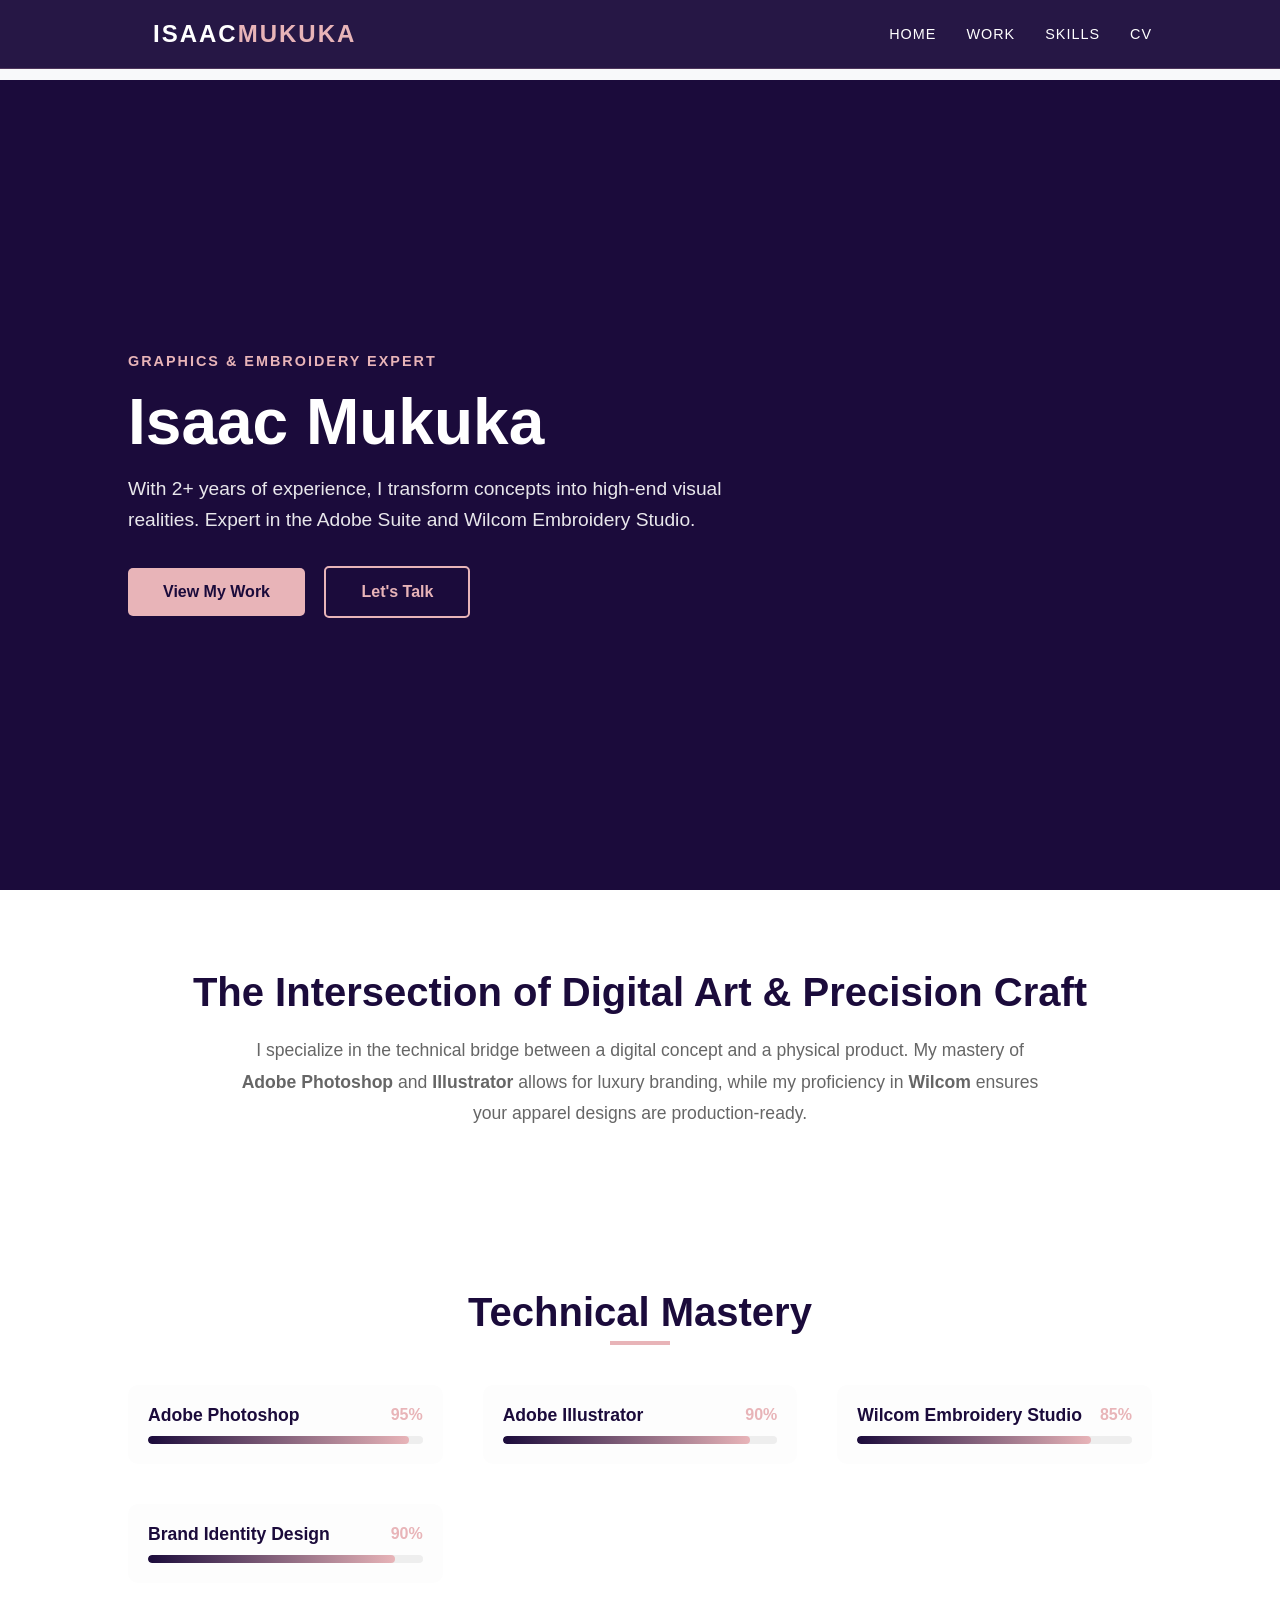
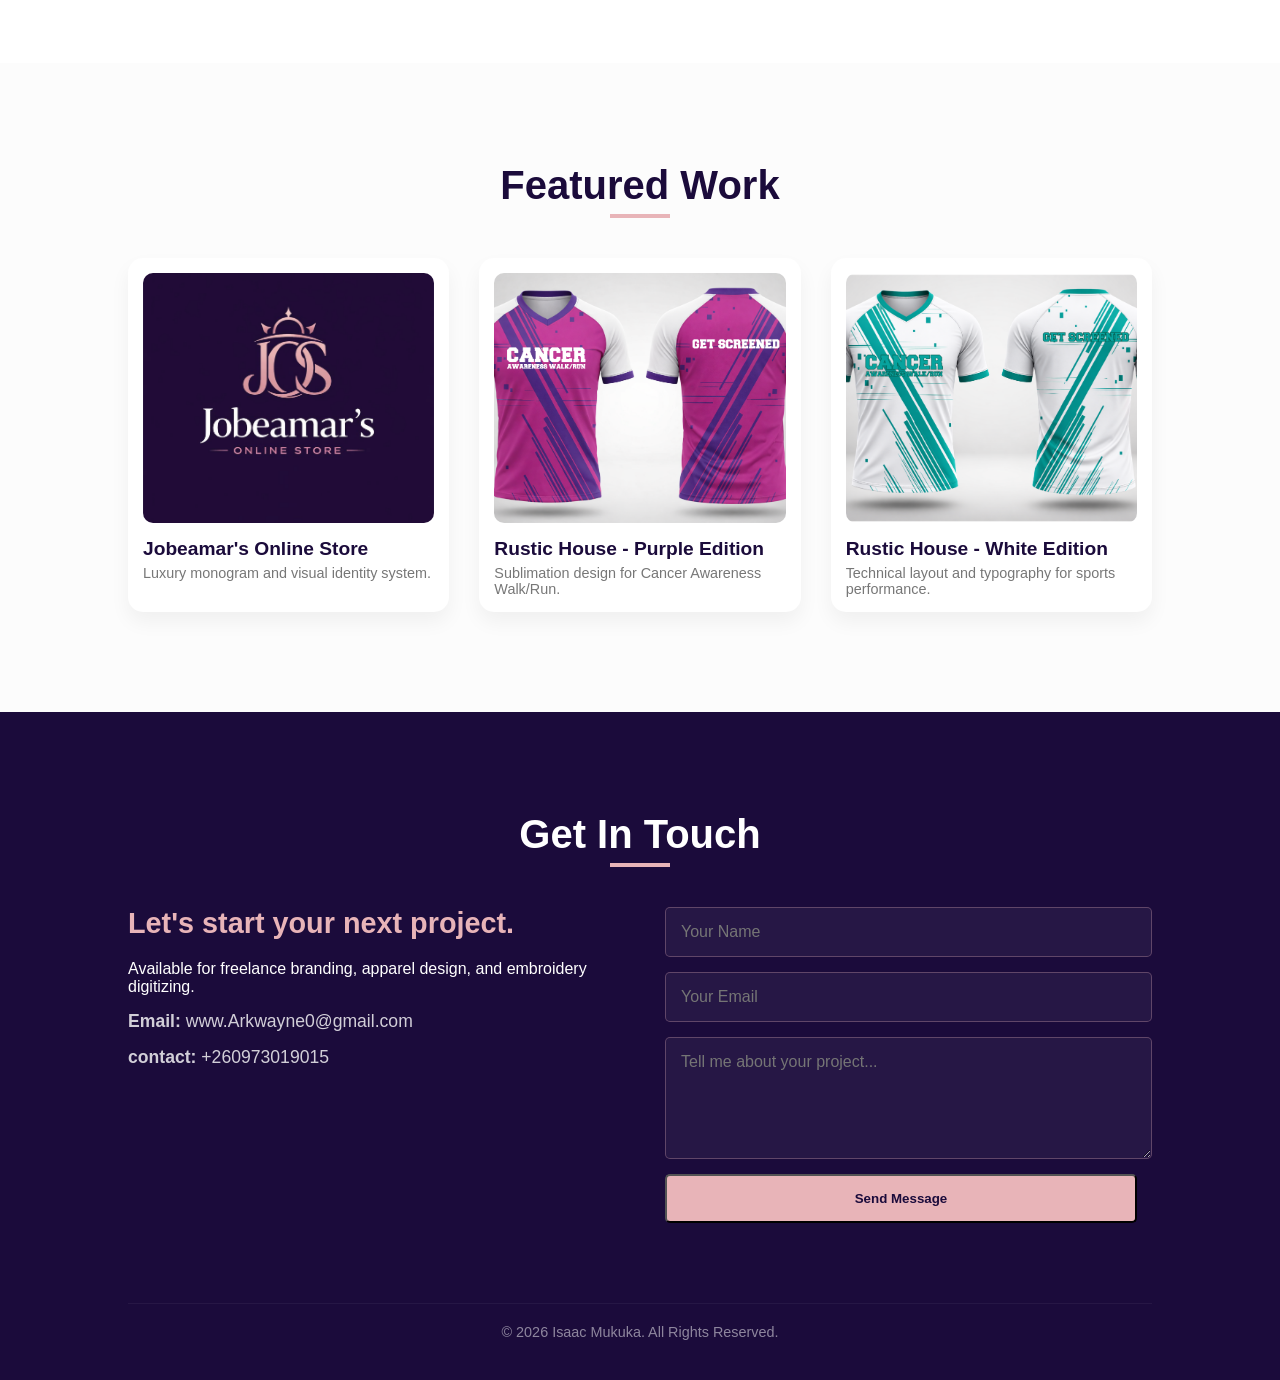
<file: index.html>
<!DOCTYPE html>
<html lang="en">
<head>
    <meta charset="UTF-8">
    <meta name="viewport" content="width=device-width, initial-scale=1.0">
    <title>Isaac Mukuka | Designer Portfolio</title>
    <link rel="stylesheet" href="main.css">
</head>
<body>

    <nav class="navbar">
       
    
        <div class="hamburger" id="hamburger">
        <span></span>
        <span></span>
        <span></span>
        </div>
        <div class="logo">ISAAC<span>MUKUKA</span></div>

        <ul class="nav-links" id="nav-menu">
        <li><a href="index.html">Home</a></li>
        <li><a href="works.html">Work</a></li>
        <li><a href="index.html#skills">Skills</a></li> 
        <li><a href="cv.pdf" class="cv-btn" download>CV</a></li>
        </ul>
    </nav>

    <section class="portfolio-hero">
        <div class="hero-content">
            <span class="badge">Graphics & Embroidery Expert</span>
            <h1>Isaac Mukuka</h1>
            <p class="bio">
                With 2+ years of experience, I transform concepts into high-end visual realities. 
                Expert in the Adobe Suite and Wilcom Embroidery Studio.
            </p>
            <div class="cta-container">
                <a href="works.html" class="btn primary-btn">View My Work</a>
                <a href="#contact" class="btn secondary-btn">Let's Talk</a>
            </div>
        </div>
        
    </section>

    <section class="about-section" id="about">
        <div class="container">
            <h2>The Intersection of Digital Art & Precision Craft</h2>
            <p>I specialize in the technical bridge between a digital concept and a physical product. My mastery of <strong>Adobe Photoshop</strong> and <strong>Illustrator</strong> allows for luxury branding, while my proficiency in <strong>Wilcom</strong> ensures your apparel designs are production-ready.</p>
        </div>
    </section>
    <section class="skills-section" id="skills">
    <div class="container">
        <h2 class="section-title">Technical Mastery</h2>
        <div class="skills-grid">
            
            <div class="skill-card">
                <div class="skill-info">
                    <h3>Adobe Photoshop</h3>
                    <span>95%</span>
                </div>
                <div class="progress-bar"><div class="progress" style="width: 95%;"></div></div>
            </div>

            <div class="skill-card">
                <div class="skill-info">
                    <h3>Adobe Illustrator</h3>
                    <span>90%</span>
                </div>
                <div class="progress-bar"><div class="progress" style="width: 90%;"></div></div>
            </div>

            <div class="skill-card">
                <div class="skill-info">
                    <h3>Wilcom Embroidery Studio</h3>
                    <span>85%</span>
                </div>
                <div class="progress-bar"><div class="progress" style="width: 85%;"></div></div>
            </div>

            <div class="skill-card">
                <div class="skill-info">
                    <h3>Brand Identity Design</h3>
                    <span>90%</span>
                </div>
                <div class="progress-bar"><div class="progress" style="width: 90%;"></div></div>
            </div>

        </div>
    </div>
</section>

    <section class="gallery-section" id="work">
    <div class="container">
        <h2 class="section-title">Featured Work</h2>
        <div class="gallery-grid">
            
            <div class="gallery-item branding">
                <div class="item-image">
                    <img src="J.O.S LOGO.png" alt="Jobeamar's Online Store Logo">
                    <div class="overlay">
                        <span>Branding & Identity</span>
                    </div>
                </div>
                <h3>Jobeamar's Online Store</h3>
                <p>Luxury monogram and visual identity system.</p>
            </div>

            <div class="gallery-item apparel">
                <div class="item-image">
                    <img src="RUSTIC HOUSE PURPLE MOCK.png" alt="Cancer Awareness Purple Jersey">
                    <div class="overlay">
                        <span>Apparel Design</span>
                    </div>
                </div>
                <h3>Rustic House - Purple Edition</h3>
                <p>Sublimation design for Cancer Awareness Walk/Run.</p>
            </div>

            <div class="gallery-item apparel">
                <div class="item-image">
                    <img src="RUSTIC HOUSE WHITE MOCK.png" alt="Cancer Awareness White Jersey">
                    <div class="overlay">
                        <span>Apparel Design</span>
                    </div>
                </div>
                <h3>Rustic House - White Edition</h3>
                <p>Technical layout and typography for sports performance.</p>
            </div>

        </div>
    </div>
</section>

</body>

<footer class="contact-section" id="contact">
    <div class="container">
        <h2 class="section-title">Get In Touch</h2>
        <div class="footer-content">
            
            <div class="contact-info">
                <h3>Let's start your next project.</h3>
                <p>Available for freelance branding, apparel design, and embroidery digitizing.</p>
                <div class="contact-links">
                    <p><strong>Email:</strong> www.Arkwayne0@gmail.com</p>
                    <p><strong>contact:</strong> +260973019015</p>
                </div>
            </div>

            <form action="https://formspree.io/f/xgopkppl" method="POST" class="contact-form">
                <input type="hidden" name="_next" value="https://mapalomukuka34-source.github.io/isaac-designs/thanks.html">
    
                <input type="text" name="name" placeholder="Your Name" required>
    
                <input type="email" name="email" placeholder="Your Email" required>
    
                <textarea name="message" placeholder="Tell me about your project..." rows="5" required></textarea>
    
                <button type="submit" class="btn primary-btn">Send Message</button>
            </form>

            
        </div>
        <div class="copyright">
            <p>&copy; 2026 Isaac Mukuka. All Rights Reserved.</p>
        </div>
    </div>
</footer>

<script>
    const hamburger = document.getElementById('hamburger');
    const navMenu = document.getElementById('nav-menu');

    // Toggle menu visibility
    hamburger.addEventListener('click', () => {
        navMenu.classList.toggle('active');
        hamburger.classList.toggle('is-active'); // For the X animation
    });

    // Close menu when a link is clicked (good for mobile UX)
    document.querySelectorAll('.nav-links a').forEach(link => {
        link.addEventListener('click', () => {
            navMenu.classList.remove('active');
            hamburger.classList.remove('is-active');
        });
    });
</script>
</html>
</file>
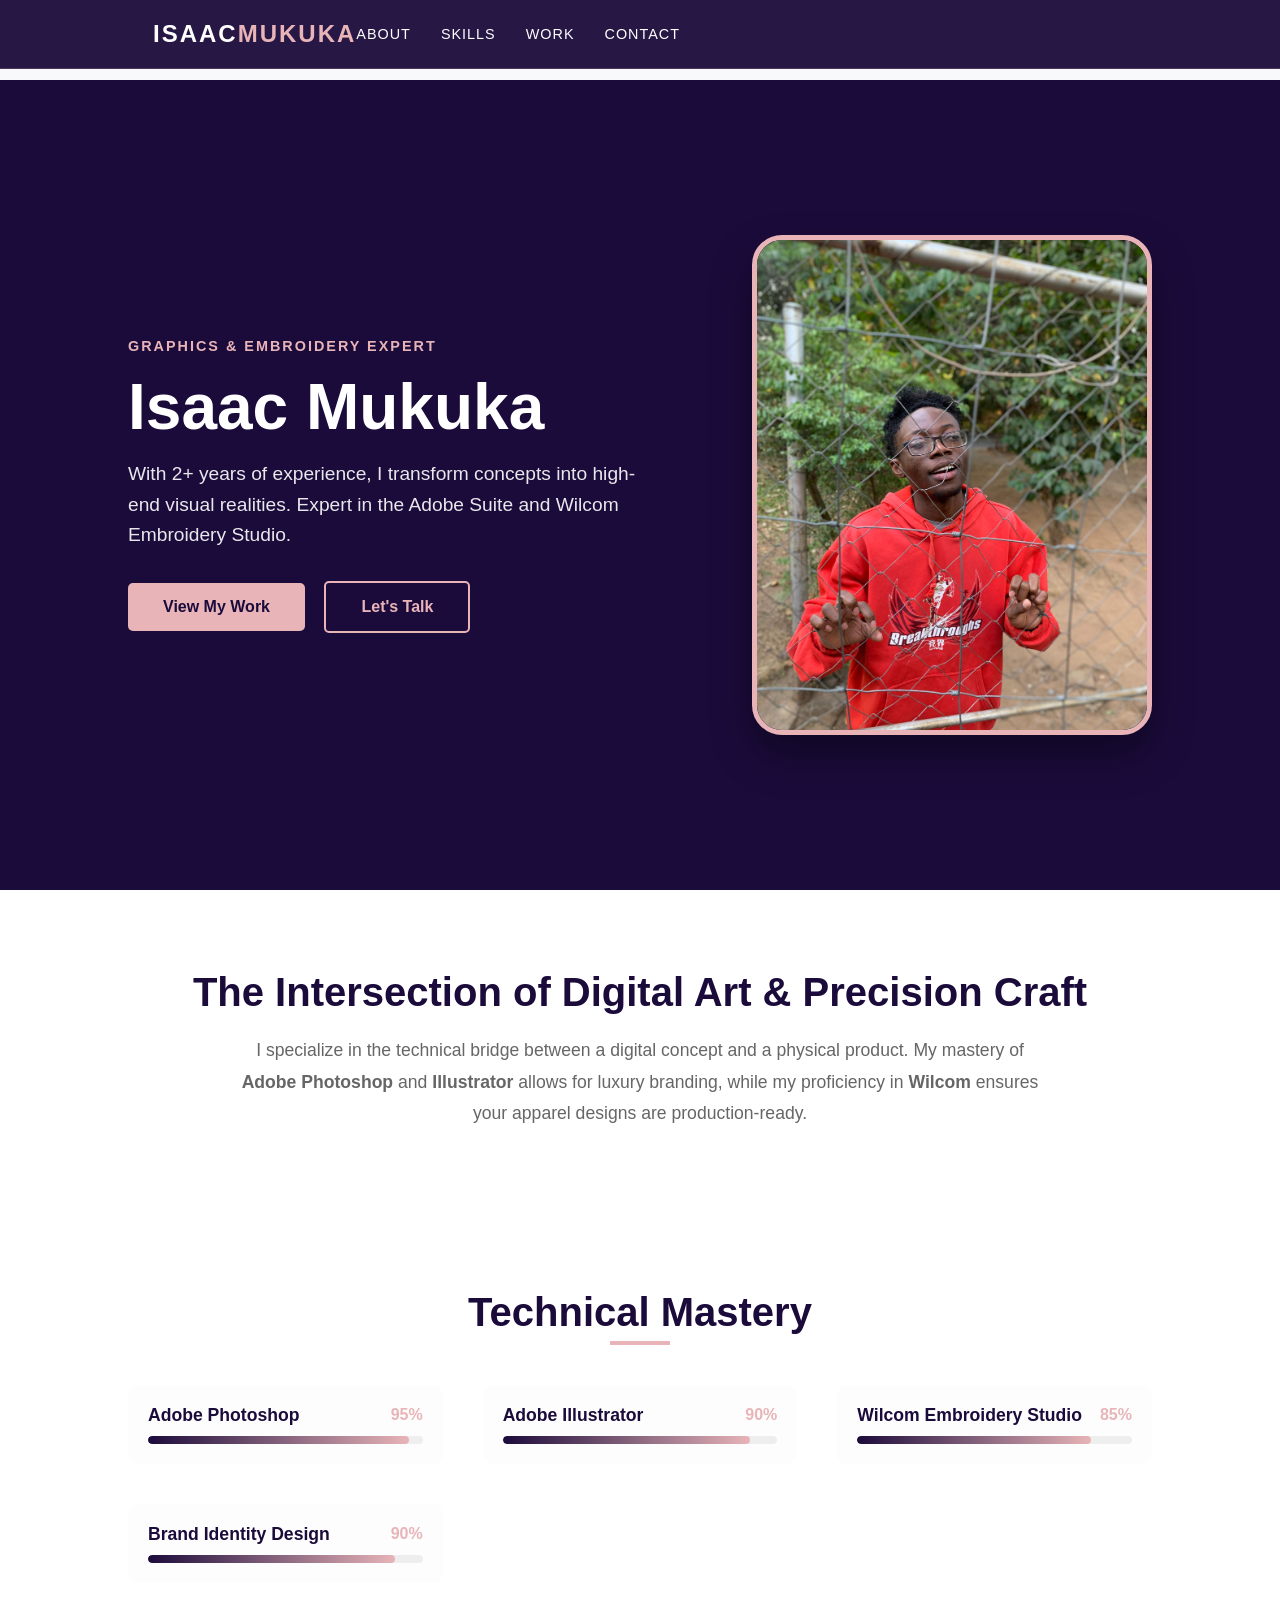
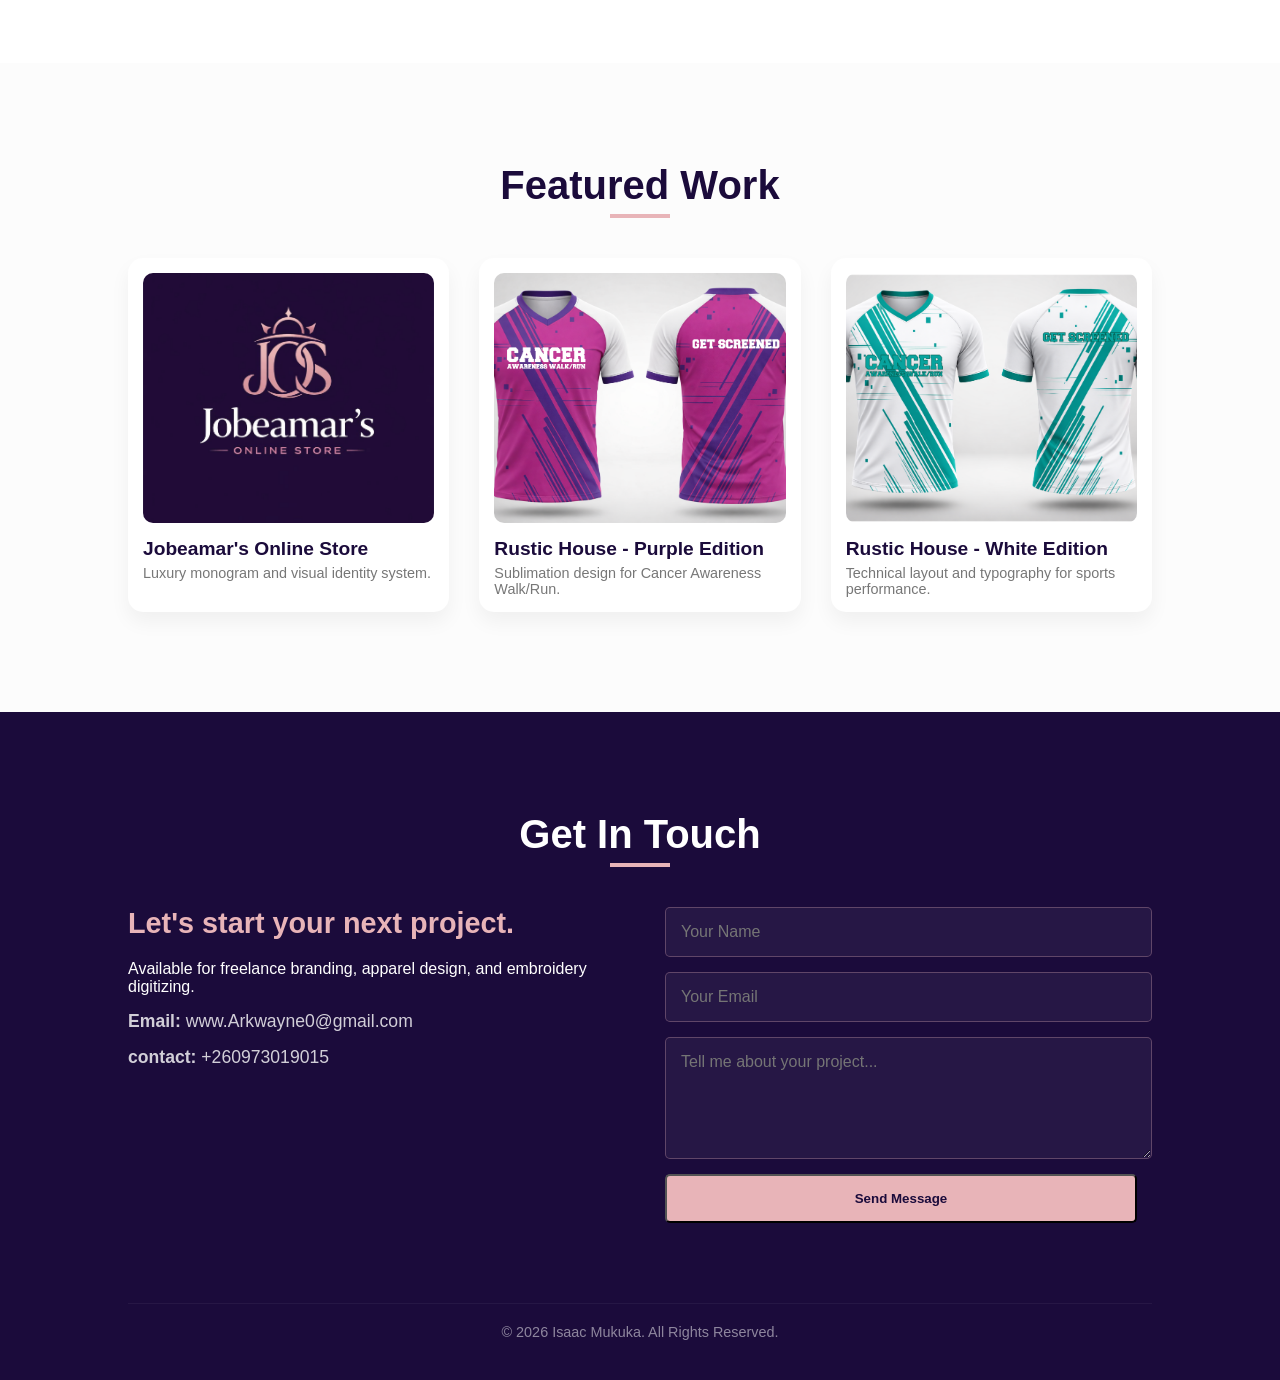
<file: main.html>
<!DOCTYPE html>
<html lang="en">
<head>
    <meta charset="UTF-8">
    <meta name="viewport" content="width=device-width, initial-scale=1.0">
    <title>Isaac Mukuka | Designer Portfolio</title>
    <link rel="stylesheet" href="main.css">
</head>
<body>

    <nav class="navbar">
    <div class="nav-container">
        <div class="logo">ISAAC<span>MUKUKA</span></div>
        <ul class="nav-links">
            <li><a href="#about">About</a></li>
            <li><a href="#skills">Skills</a></li>
            <li><a href="works.html">Work</a></li>
            <li><a href="#contact">Contact</a></li>
        </ul>
    </div>
</nav>

    <section class="portfolio-hero">
        <div class="hero-content">
            <span class="badge">Graphics & Embroidery Expert</span>
            <h1>Isaac Mukuka</h1>
            <p class="bio">
                With 2+ years of experience, I transform concepts into high-end visual realities. 
                Expert in the Adobe Suite and Wilcom Embroidery Studio.
            </p>
            <div class="cta-container">
                <a href="works.html" class="btn primary-btn">View My Work</a>
                <a href="#contact" class="btn secondary-btn">Let's Talk</a>
            </div>
        </div>
        <div class="hero-image">
            <img src="v.jpeg" alt="Isaac Mukuka">
        </div>
    </section>

    <section class="about-section" id="about">
        <div class="container">
            <h2>The Intersection of Digital Art & Precision Craft</h2>
            <p>I specialize in the technical bridge between a digital concept and a physical product. My mastery of <strong>Adobe Photoshop</strong> and <strong>Illustrator</strong> allows for luxury branding, while my proficiency in <strong>Wilcom</strong> ensures your apparel designs are production-ready.</p>
        </div>
    </section>
    <section class="skills-section" id="skills">
    <div class="container">
        <h2 class="section-title">Technical Mastery</h2>
        <div class="skills-grid">
            
            <div class="skill-card">
                <div class="skill-info">
                    <h3>Adobe Photoshop</h3>
                    <span>95%</span>
                </div>
                <div class="progress-bar"><div class="progress" style="width: 95%;"></div></div>
            </div>

            <div class="skill-card">
                <div class="skill-info">
                    <h3>Adobe Illustrator</h3>
                    <span>90%</span>
                </div>
                <div class="progress-bar"><div class="progress" style="width: 90%;"></div></div>
            </div>

            <div class="skill-card">
                <div class="skill-info">
                    <h3>Wilcom Embroidery Studio</h3>
                    <span>85%</span>
                </div>
                <div class="progress-bar"><div class="progress" style="width: 85%;"></div></div>
            </div>

            <div class="skill-card">
                <div class="skill-info">
                    <h3>Brand Identity Design</h3>
                    <span>90%</span>
                </div>
                <div class="progress-bar"><div class="progress" style="width: 90%;"></div></div>
            </div>

        </div>
    </div>
</section>

    <section class="gallery-section" id="work">
    <div class="container">
        <h2 class="section-title">Featured Work</h2>
        <div class="gallery-grid">
            
            <div class="gallery-item branding">
                <div class="item-image">
                    <img src="J.O.S LOGO.png" alt="Jobeamar's Online Store Logo">
                    <div class="overlay">
                        <span>Branding & Identity</span>
                    </div>
                </div>
                <h3>Jobeamar's Online Store</h3>
                <p>Luxury monogram and visual identity system.</p>
            </div>

            <div class="gallery-item apparel">
                <div class="item-image">
                    <img src="RUSTIC HOUSE PURPLE MOCK.png" alt="Cancer Awareness Purple Jersey">
                    <div class="overlay">
                        <span>Apparel Design</span>
                    </div>
                </div>
                <h3>Rustic House - Purple Edition</h3>
                <p>Sublimation design for Cancer Awareness Walk/Run.</p>
            </div>

            <div class="gallery-item apparel">
                <div class="item-image">
                    <img src="RUSTIC HOUSE WHITE MOCK.png" alt="Cancer Awareness White Jersey">
                    <div class="overlay">
                        <span>Apparel Design</span>
                    </div>
                </div>
                <h3>Rustic House - White Edition</h3>
                <p>Technical layout and typography for sports performance.</p>
            </div>

        </div>
    </div>
</section>

</body>

<footer class="contact-section" id="contact">
    <div class="container">
        <h2 class="section-title">Get In Touch</h2>
        <div class="footer-content">
            
            <div class="contact-info">
                <h3>Let's start your next project.</h3>
                <p>Available for freelance branding, apparel design, and embroidery digitizing.</p>
                <div class="contact-links">
                    <p><strong>Email:</strong> www.Arkwayne0@gmail.com</p>
                    <p><strong>contact:</strong> +260973019015</p>
                </div>
            </div>

            <form class="contact-form">
                <input type="text" placeholder="Your Name" required>
                <input type="email" placeholder="Your Email" required>
                <textarea placeholder="Tell me about your project..." rows="5" required></textarea>
                <button type="submit" class="btn primary-btn">Send Message</button>
            </form>

        </div>
        <div class="copyright">
            <p>&copy; 2026 Isaac Mukuka. All Rights Reserved.</p>
        </div>
    </div>
</footer>
</html>
</file>
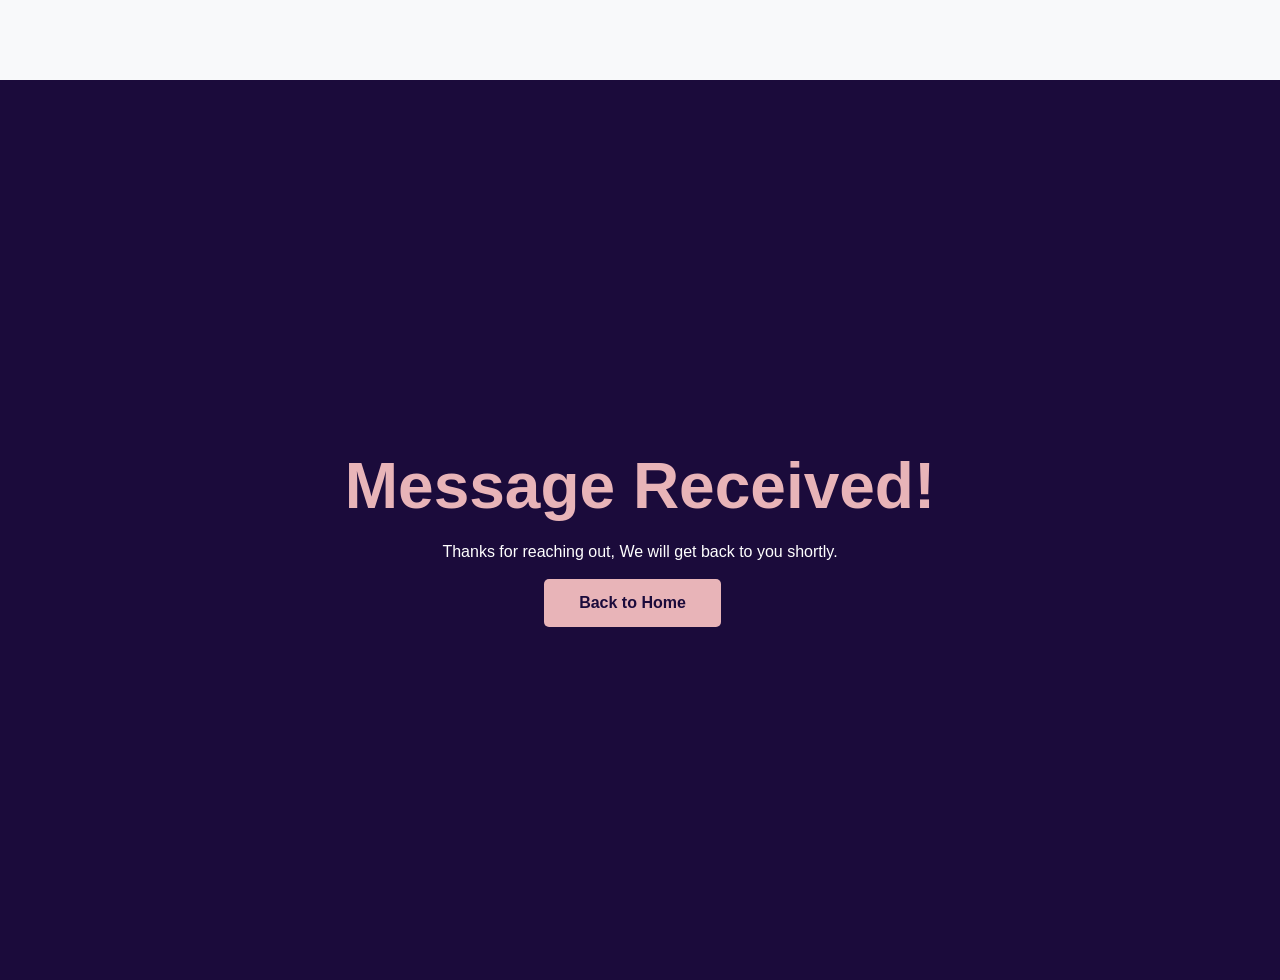
<file: thanks.html>
<!DOCTYPE html>
<html lang="en">
<head>
    <meta charset="UTF-8">
    <meta name="viewport" content="width=device-width, initial-scale=1.0">
    <title>Message Sent | Isaac Mukuka</title>
    <link rel="stylesheet" href="main.css"> <style>
        .thanks-container {
            height: 100vh;
            display: flex;
            flex-direction: column;
            align-items: center;
            justify-content: center;
            text-align: center;
            background: #1B0B3B;
            color: white;
        }
        h1 { color: #E8B4B8; margin-bottom: 20px; }
    </style>
</head>
<body>
    <div class="thanks-container">
        <h1>Message Received!</h1>
        <p>Thanks for reaching out, We will get back to you shortly.</p>
        <br>
        <a href="index.html" class="btn primary-btn">Back to Home</a>
    </div>
</body>
</html>
</file>
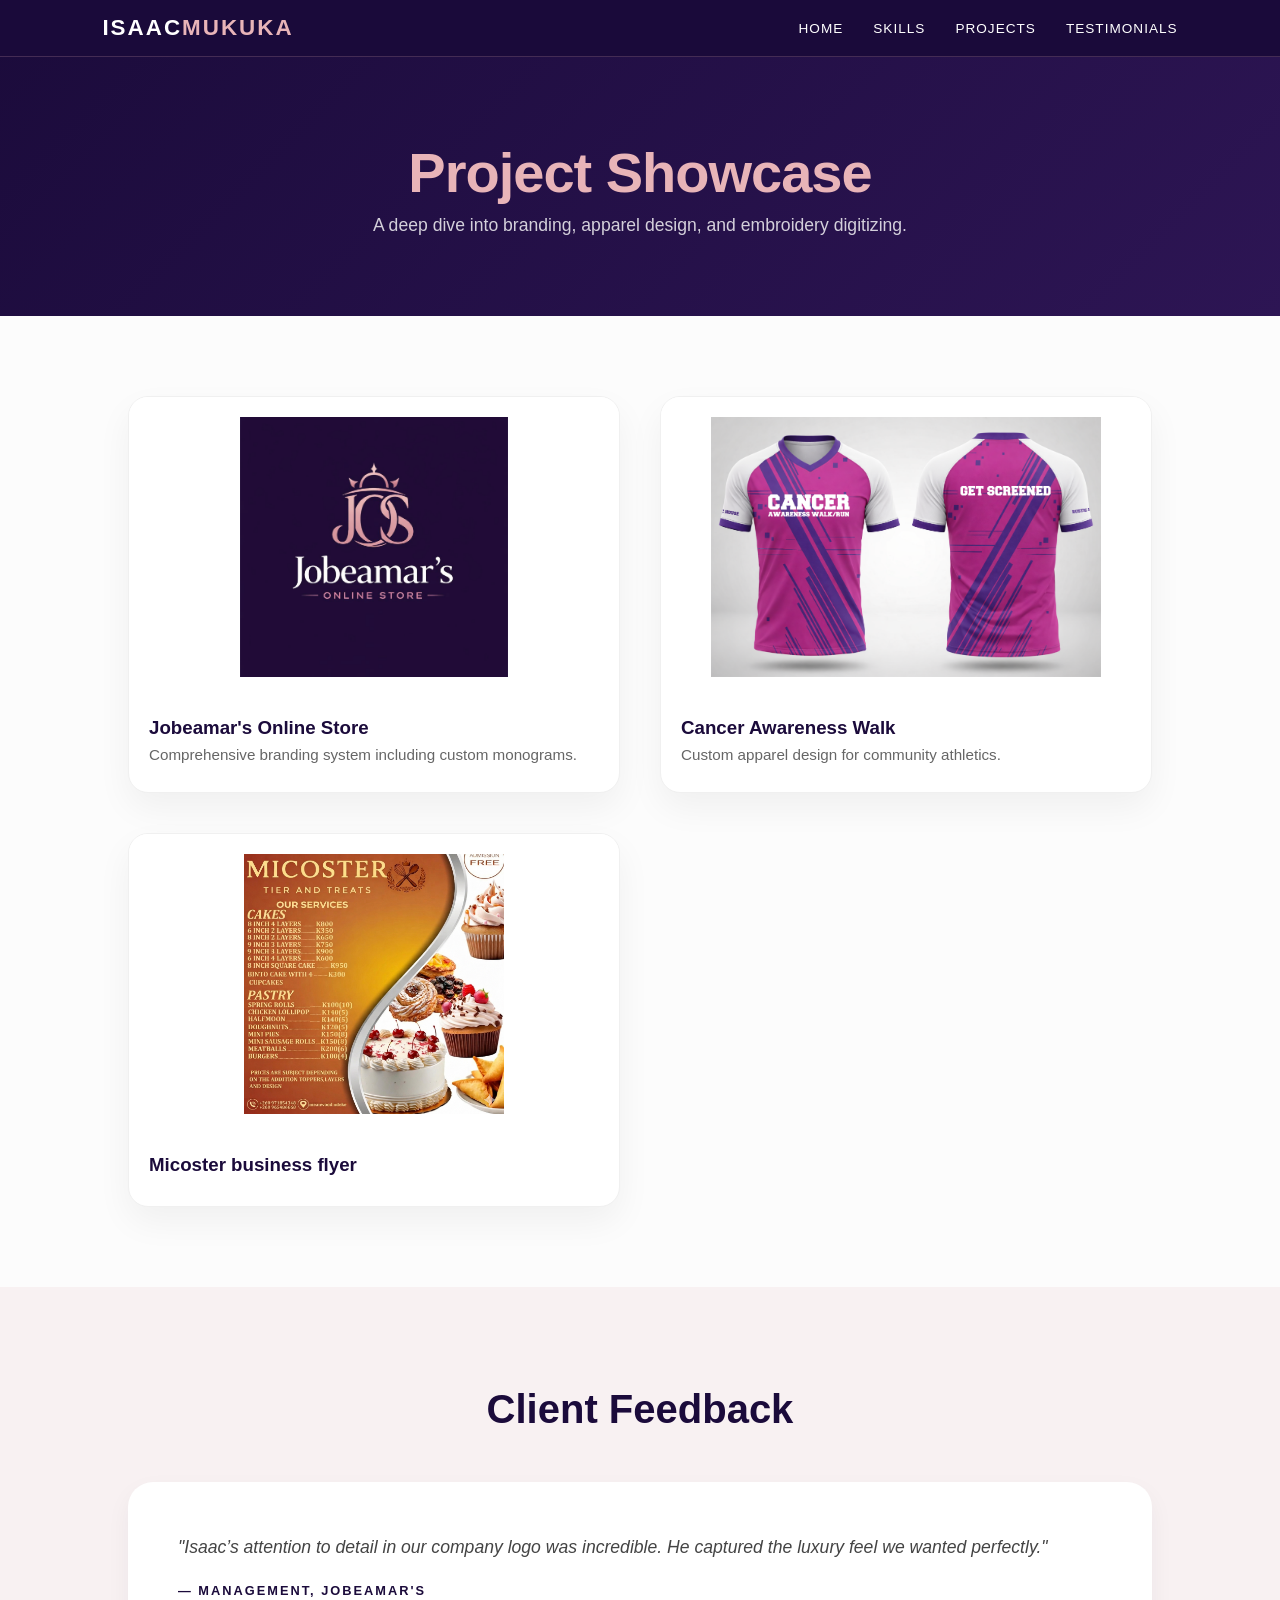
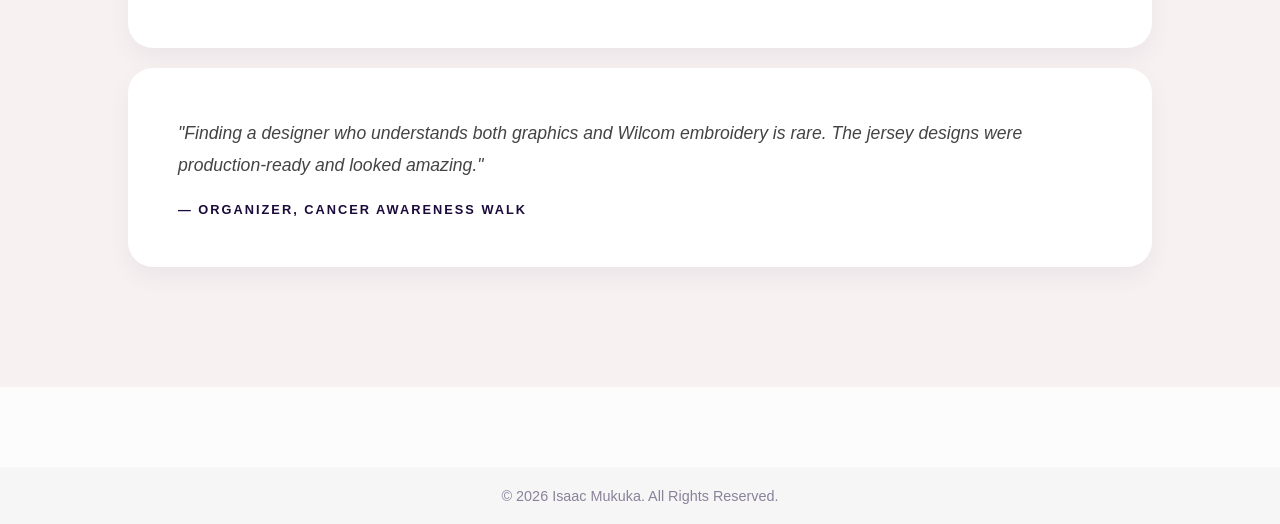
<file: works.html>
<!DOCTYPE html>
<html lang="en">
<head>
    <head>
    
    <meta charset="UTF-8">
    <meta name="viewport" content="width=device-width, initial-scale=1.0">
    <title>Our Work & Testimonials | Isaac Mukuka</title>
    <link rel="stylesheet" href="works.css">
</head>
<body>

    <nav class="navbar">
    <div class="hamburger" id="hamburger">
        <span></span>
        <span></span>
        <span></span>
    </div>

    <div class="logo">ISAAC<span>MUKUKA</span></div>

    <ul class="nav-links" id="nav-menu">
        <li><a href="index.html">Home</a></li>
        <li><a href="index.html#skills">Skills</a></li> 
        <li><a href="#projects">Projects</a></li>
        <li><a href="#testimonials">Testimonials</a></li>
    </ul>
</nav>


    <header class="page-header">
        <h1>Project Showcase</h1>
        <p>A deep dive into branding, apparel design, and embroidery digitizing.</p>
    </header>

    <section class="gallery-section" id="projects">
        <div class="gallery-grid">
            <div class="gallery-item">
                <div class="item-image">
                    <img src="J.O.S LOGO.png" alt="Jobeamar's Logo">
                </div>
                <h3>Jobeamar's Online Store</h3>
                <p>Comprehensive branding system including custom monograms.</p>
            </div>
            
            <div class="gallery-item">
                <div class="item-image">
                    <img src="RUSTIC HOUSE PURPLE MOCK.png" alt="Purple Mockup">
                </div>
                <h3>Cancer Awareness Walk</h3>
                <p>Custom apparel design for community athletics.</p>
            </div>

             <div class="gallery-item">
                <div class="item-image">
                    <img src="Micoster flyer .png" alt="Purple Mockup">
                </div>
                <h3>Micoster business flyer</h3>
                <p></p>
            </div>
        </div>
    </section>

    <section class="testimonials-section" id="testimonials">
        <div class="container">
            <h2 class="section-title">Client Feedback</h2>
            <div class="testimonial-grid">
                
                <div class="testimonial-card">
                    <p class="quote">"Isaac’s attention to detail in our company logo was incredible. He captured the luxury feel we wanted perfectly."</p>
                    <p class="client-name">— Management, Jobeamar's</p>
                </div>

                <div class="testimonial-card">
                    <p class="quote">"Finding a designer who understands both graphics and Wilcom embroidery is rare. The jersey designs were production-ready and looked amazing."</p>
                    <p class="client-name">— Organizer, Cancer Awareness Walk</p>
                </div>

            </div>
        </div>
    </section>

    <footer class="copyright">
        <p>&copy; 2026 Isaac Mukuka. All Rights Reserved.</p>
    </footer>
<script>
    const hamburger = document.getElementById('hamburger');
    const navMenu = document.getElementById('nav-menu');

    hamburger.addEventListener('click', () => {
        // This adds the 'active' class which tells CSS to show the links
        navMenu.classList.toggle('active');
        // This adds the 'is-active' class to turn the bars into an X
        hamburger.classList.toggle('is-active');
    });
</script>
</body>
</html>
</file>
<file: main.css>
/* General Reset */
* {
    margin: 0;
    padding: 0;
    box-sizing: border-box;
    font-family: 'Segoe UI', Tahoma, Geneva, Verdana, sans-serif;
}

body {
    background-color: #f8f9fa;
    color: #333;
}

/* --- NAVIGATION MENU (Glassmorphism Style) --- */
.navbar {
    position: fixed;
    top: 0;
    width: 100%;
    background: rgba(27, 11, 59, 0.98); /* Deep Purple */
    backdrop-filter: blur(10px);
    padding: 15px 8%;
    z-index: 10000;
    display: flex;
    align-items: center;
    border-bottom: 1px solid rgba(232, 180, 184, 0.2);
}

.logo {
    color: white;
    font-size: 1.5rem;
    font-weight: 800;
    letter-spacing: 2px;
    padding-left: 25px;
}

.logo span {
    color: #E8B4B8; /* Rose Gold */
}

.nav-links {
    list-style: none;
    display: flex;
    gap: 30px;
    margin-left: auto;
}

.nav-links a {
    text-decoration: none;
    color: white;
    font-size: 0.85rem;
    text-transform: uppercase;
    font-weight: 500;
    transition: 0.3s;
    letter-spacing: 1px;
}

.nav-links a:hover {
    color: #E8B4B8;
}

/* --- HAMBURGER ICON STYLING --- */
.hamburger {
    display: none; /* Hidden on Desktop */
    flex-direction: column;
    cursor: pointer;
    gap: 5px;
    z-index: 10001;
}

.hamburger span {
    width: 20px;
    height: 3px;
    background-color: white;
    border-radius: 2px;
    transition: 0.3s;
}

/* --- MOBILE MENU LOGIC --- */
@media (max-width: 768px) {
    .hamburger {
        display: flex; /* Show icon on mobile */
    }

    .nav-links {
        display: none; /* Hide links initially */
        position: absolute;
        top: 60px;
        right: 0;
        background-color: #1B0B3B;
        width: 100%;
        flex-direction: column;
        text-align: center;
        padding: 20px 0;
        border-top: 1px solid rgba(232, 180, 184, 0.2);
    }

    /* When the 'active' class is added via JS, show the menu */
    .nav-links.active {
        display: flex;
    }
}
/* --- MOBILE NAVIGATION --- */
@media (max-width: 768px) {
    .hamburger {
        display: flex; /* Shows the bars */
    }

    .nav-links {
        display: none; /* Hidden until 'active' class is added */
        position: absolute;
        top: 70px;
        right: 0;
        background-color: #1B0B3B;
        width: 100%;
        flex-direction: column;
        padding: 20px 0;
        text-align: center;
        border-bottom: 2px solid #E8B4B8;
    }

    .nav-links.active {
        display: flex;
    }

    /* --- HERO SECTION REFINEMENT (No Image) --- */
    .portfolio-hero {
        text-align: center;
        padding: 120px 5% 60px 5%;
        min-height: 70vh;
        display: flex;
        align-items: center;
        justify-content: center;
    }

    .cta-container {
        flex-direction: column;
        gap: 20px;
        padding-top: 10px;
    }
}

/* Hamburger to X Animation */
.hamburger.is-active span:nth-child(1) {
    transform: translateY(8px) rotate(45deg);
}
.hamburger.is-active span:nth-child(2) {
    opacity: 0;
}
.hamburger.is-active span:nth-child(3) {
    transform: translateY(-8px) rotate(-45deg);
}


/* Hero Section */
.portfolio-hero {
    display: flex;
    align-items: center;
    justify-content: space-between;
    background-color: #1B0B3B; /* Deep Purple from J.O.S Logo */
    color: white;
    padding: 100px 10%;
    min-height: 90vh;
}

.hero-content {
    flex: 1;
    max-width: 600px;
}

.badge {
    color: #E8B4B8; /* Rose Gold */
    text-transform: uppercase;
    letter-spacing: 2px;
    font-weight: bold;
    font-size: 0.9rem;
}

h1 {
    font-size: 4rem;
    margin: 15px 0;
}

.bio {
    font-size: 1.2rem;
    line-height: 1.6;
    margin-bottom: 30px;
    opacity: 0.9;
}

.hero-image {
    flex: 1;
    display: flex;
    justify-content: flex-end;
}

.hero-image img {
    width: 400px;
    height: 500px;
    object-fit: cover;
    border-radius: 30px;
    border: 5px solid #E8B4B8;
    box-shadow: 0 20px 40px rgba(0,0,0,0.4);
}

/* Buttons */
.btn {
    text-decoration: none;
    padding: 15px 35px;
    border-radius: 5px;
    font-weight: bold;
    transition: 0.3s;
    display: inline-block;
    margin-right: 15px;
    
}

.primary-btn {
    background-color: #E8B4B8;
    color: #1B0B3B;
}

.secondary-btn {
    border: 2px solid #E8B4B8;
    color: #E8B4B8;
    
}

.btn:hover {
    transform: translateY(-5px);
    box-shadow: 0 5px 15px rgba(232, 180, 184, 0.3);
}
@media (max-width: 768px) {
    .btn {
        display: block;        /* stack buttons */
        margin-right: 0;       /* remove horizontal spacing */
        margin-bottom: 15px;   /* add vertical spacing */
        width: 100%;           /* optional: full width buttons */
        text-align: center;
    }
}

/* About Section */
.about-section {
    padding: 80px 10%;
    text-align: center;
    background-color: white;
}

.about-section h2 {
    font-size: 2.5rem;
    margin-bottom: 20px;
    color: #1B0B3B;
}

.about-section p {
    max-width: 800px;
    margin: 0 auto;
    font-size: 1.1rem;
    line-height: 1.8;
    color: #666;
}

/* Gallery Section */
.gallery-section {
    padding: 100px 10%;
    background-color: #fcfcfc;
}

.section-title {
    font-size: 2.5rem;
    color: #1B0B3B;
    margin-bottom: 50px;
    text-align: center;
    position: relative;
}

.section-title::after {
    content: '';
    width: 60px;
    height: 4px;
    background: #E8B4B8;
    position: absolute;
    bottom: -10px;
    left: 50%;
    transform: translateX(-50%);
}

.gallery-grid {
    display: grid;
    grid-template-columns: repeat(auto-fit, minmax(300px, 1fr));
    gap: 30px;
}

.gallery-item {
    background: white;
    padding: 15px;
    border-radius: 15px;
    box-shadow: 0 10px 20px rgba(0,0,0,0.05);
    transition: 0.3s ease;
}

.gallery-item:hover {
    transform: translateY(-10px);
}

.item-image {
    position: relative;
    overflow: hidden;
    border-radius: 10px;
    height: 250px;
}

.item-image img {
    width: 100%;
    height: 100%;
    object-fit: cover;
    transition: 0.5s ease;
}

.gallery-item:hover .item-image img {
    transform: scale(1.1);
}

/* Overlay Effect */
.overlay {
    position: absolute;
    top: 0;
    left: 0;
    width: 100%;
    height: 100%;
    background: rgba(27, 11, 59, 0.7); /* Your deep purple with transparency */
    display: flex;
    align-items: center;
    justify-content: center;
    opacity: 0;
    transition: 0.3s ease;
}

.overlay span {
    color: white;
    border: 1px solid #E8B4B8;
    padding: 10px 20px;
    text-transform: uppercase;
    font-size: 0.8rem;
    letter-spacing: 1px;
}

.item-image:hover .overlay {
    opacity: 1;
}

.gallery-item h3 {
    margin: 15px 0 5px 0;
    color: #1B0B3B;
    font-size: 1.2rem;
}

.gallery-item p {
    color: #777;
    font-size: 0.9rem;
}

/* Skills Section */
.skills-section {
    padding: 80px 10%;
    background-color: #ffffff;
}

.skills-grid {
    display: grid;
    grid-template-columns: repeat(auto-fit, minmax(300px, 1fr));
    gap: 40px;
    margin-top: 40px;
}

.skill-card {
    background: #fdfdfd;
    padding: 20px;
    border-radius: 10px;
}

.skill-info {
    display: flex;
    justify-content: space-between;
    margin-bottom: 10px;
    align-items: center;
}

.skill-info h3 {
    font-size: 1.1rem;
    color: #1B0B3B;
    font-weight: 600;
}

.skill-info span {
    color: #E8B4B8;
    font-weight: bold;
}

/* Progress Bar Background */
.progress-bar {
    width: 100%;
    height: 8px;
    background-color: #eee;
    border-radius: 10px;
    overflow: hidden;
}

/* The Animated Bar */
.progress {
    height: 100%;
    background: linear-gradient(90deg, #1B0B3B, #E8B4B8);
    border-radius: 10px;
    transition: width 1.5s ease-in-out;
}
/* Footer & Contact Section */
.contact-section {
    padding: 100px 10% 40px 10%;
    background-color: #1B0B3B;
    color: white;
}

.contact-section .section-title {
    color: white;
}

.footer-content {
    display: flex;
    justify-content: space-between;
    gap: 50px;
    margin-top: 40px;
}

.contact-info {
    flex: 1;
}

.contact-info h3 {
    font-size: 1.8rem;
    margin-bottom: 20px;
    color: #E8B4B8;
}

.contact-links p {
    margin: 15px 0;
    font-size: 1.1rem;
    opacity: 0.8;
}

/* Form Styling */
.contact-form {
    flex: 1;
    display: flex;
    flex-direction: column;
    gap: 15px;
}

.contact-form input, 
.contact-form textarea {
    padding: 15px;
    border-radius: 5px;
    border: 1px solid rgba(232, 180, 184, 0.3);
    background: rgba(255, 255, 255, 0.05);
    color: white;
    font-size: 1rem;
}

.contact-form input:focus, 
.contact-form textarea:focus {
    outline: none;
    border-color: #E8B4B8;
    background: rgba(255, 255, 255, 0.1);
}

.copyright {
    margin-top: 80px;
    text-align: center;
    border-top: 1px solid rgba(255, 255, 255, 0.1);
    padding-top: 20px;
    font-size: 0.9rem;
    opacity: 0.5;
}

/* Mobile Responsiveness for Footer */
@media (max-width: 768px) {
    .footer-content {
        flex-direction: column;
    }
}
/* Navigation Bar Styling */
.navbar {
    position: fixed;
    top: 0;
    width: 100%;
    background-color: rgba(27, 11, 59, 0.95); /* Deep Purple from your logo */
    padding: 20px 10%;
    z-index: 1000;
    backdrop-filter: blur(10px); /* Smooth blur effect behind nav */
    border-bottom: 1px solid rgba(232, 180, 184, 0.2);
}

.nav-container {
    display: flex;
    justify-content: space-between;
    align-items: center;
}

.logo {
    color: white;
    font-size: 1.5rem;
    font-weight: 800;
    letter-spacing: 2px;
}

.logo span {
    color: #E8B4B8; /* Rose Gold Accent */
}

.nav-links {
    list-style: none;
    display: flex;
    gap: 30px;
}

.nav-links a {
    text-decoration: none;
    color: white;
    font-size: 0.9rem;
    font-weight: 500;
    text-transform: uppercase;
    transition: 0.3s;
    letter-spacing: 1px;
}

.nav-links a:hover {
    color: #E8B4B8;
}

/* Smooth Scrolling for the whole page */
html {
    scroll-behavior: smooth;
}

/* Add padding to body so the first section isn't hidden under the nav */
body {
    padding-top: 80px;
}

/* Responsive Menu */
@media (max-width: 768px) {
    .nav-links {
        display: none; /* In a real project, you'd add a hamburger menu icon here */
    }
}

/* Page Header for Works Page */
.page-header {
    background-color: #1B0B3B;
    padding: 120px 10% 60px 10%;
    text-align: center;
    color: white;
}

.page-header h1 {
    font-size: 3rem;
    color: #E8B4B8;
}

/* Testimonials Section */
.testimonials-section {
    padding: 100px 10%;
    background-color: #f4f4f4;
}

.testimonial-grid {
    display: grid;
    grid-template-columns: repeat(auto-fit, minmax(300px, 1fr));
    gap: 30px;
    margin-top: 40px;
}

.testimonial-card {
    background: white;
    padding: 40px;
    border-radius: 20px;
    border-left: 5px solid #E8B4B8;
    box-shadow: 0 10px 30px rgba(0,0,0,0.05);
}

.quote {
    font-style: italic;
    font-size: 1.1rem;
    color: #444;
    line-height: 1.7;
    margin-bottom: 20px;
}

.client-name {
    font-weight: bold;
    color: #1B0B3B;
    text-transform: uppercase;
    font-size: 0.8rem;
    letter-spacing: 1px;
}

/* --- MOBILE RESPONSIVENESS --- */
@media (max-width: 768px) {

   
    .navbar {
        position: fixed;
        top: 0;
        z-index: 9999; 
        background-color: #1B0B3B; /* Solid background so links are visible */
        height: auto;
        padding: 10px 5%;
    }

    /* 2. Push the Hero section down so it starts AFTER the navbar */
    .hero-section {
        margin-top: 60px; /* Adjust this number if your navbar is taller */
        padding: 40px 5%;
        flex-direction: column; /* Stacks your text above your photo */
        text-align: center;
    }

    /* 3. Scale the photo for mobile so it doesn't take the whole screen */
    .hero-image img {
        width: 80%;
        max-width: 250px;
        margin: 20px auto 0 auto;
    }

    /* 4. Make the buttons stack or sit neatly */
    .hero-buttons {
        display: flex;
        flex-direction: column;
        gap: 10px;
        align-items: center;
    }
    
    /* 1. Adjust the Hero/Header Text */
    .hero-section h1, .page-header h1 {
        font-size: 2.2rem; /* Shrinks the title so it fits on one screen */
    }

    /* 2. Stack the Gallery in 1 column instead of 3 */
    .gallery-grid, .testimonial-grid, .skills-grid {
        grid-template-columns: 1fr; /* Forces items to stack vertically */
        gap: 20px;
    }

    /* 3. Adjust Padding so content isn't touching the edges */
    .container, .gallery-section, .contact-section {
        padding: 40px 5%;
    }

    /* 4. Fix the Footer/Contact layout */
    .footer-content {
        flex-direction: column;
        gap: 30px;
    }

    /* 5. Simple Mobile Nav Fix */
    .nav-links {
        gap: 10px;
    }
    .nav-links a {
        font-size: 0.75rem; /* Makes menu items smaller to fit the row */
    }
}
</file>
<file: works.css>
/* --- GLOBAL STYLES --- */
* {
    margin: 0;
    padding: 0;
    box-sizing: border-box;
    font-family: 'Segoe UI', Tahoma, Geneva, Verdana, sans-serif;
}

body {
    background-color: #fcfcfc;
    color: #1B0B3B;
}
/* --- HAMBURGER ICON STYLING --- */
.hamburger {
    display: none; /* Hidden on Desktop */
    flex-direction: column;
    cursor: pointer;
    gap: 5px;
    z-index: 10001;
}

.hamburger span {
    width: 20px;
    height: 3px;
    background-color: white;
    border-radius: 2px;
    transition: 0.3s;
}

/* --- NAVIGATION (Refined) --- */
.navbar {
    position: fixed;
    top: 0;
    width: 100%;
    background: rgba(27, 11, 59, 0.98); 
    backdrop-filter: blur(10px);
    padding: 15px 8%;
    display: flex;
    align-items: center;
    gap: 25px;
    z-index: 10000;
    border-bottom: 1px solid rgba(232, 180, 184, 0.2);
}

.logo {
    color: white;
    font-size: 1.4rem;
    font-weight: 800;
    letter-spacing: 2px;
}

.logo span { color: #E8B4B8; }

.nav-links {
    list-style: none;
    display: flex;
    gap: 30px;
    margin-left: auto;
}

.nav-links a {
    text-decoration: none;
    color: white;
    font-size: 0.85rem;
    text-transform: uppercase;
    font-weight: 500;
    letter-spacing: 1px;
    transition: 0.3s;
}

.active-link {
    color: #E8B4B8 !important;
    border-bottom: 2px solid #E8B4B8;
    padding-bottom: 5px;
}

/* --- PAGE HEADER --- */
.page-header {
    background: linear-gradient(135deg, #1B0B3B 0%, #2D1554 100%);
    padding: 140px 10% 80px 10%;
    text-align: center;
    color: white;
}

.page-header h1 {
    font-size: 3.5rem;
    color: #E8B4B8;
    margin-bottom: 10px;
    letter-spacing: -1px;
}

.page-header p {
    font-size: 1.1rem;
    opacity: 0.8;
    max-width: 600px;
    margin: 0 auto;
}

/* --- GALLERY SECTION --- */
.gallery-section {
    padding: 80px 10%;
}

.gallery-grid {
    display: grid;
    grid-template-columns: repeat(auto-fit, minmax(320px, 1fr));
    gap: 40px;
}

.gallery-item {
    background: white;
    border-radius: 20px;
    overflow: hidden;
    box-shadow: 0 15px 35px rgba(0,0,0,0.05);
    transition: transform 0.4s ease;
    border: 1px solid #f0f0f0;
}

.gallery-item:hover {
    transform: translateY(-10px);
}

.item-image {
    width: 100%;
    height: 300px;
    background: #fff;
    display: flex;
    align-items: center;
    justify-content: center;
    padding: 20px;
}

.item-image img {
    max-width: 100%;
    max-height: 100%;
    object-fit: contain; /* Best for logos and flyers */
}

.gallery-item h3 {
    padding: 20px 20px 5px 20px;
    color: #1B0B3B;
}

.gallery-item p {
    padding: 0 20px 25px 20px;
    color: #666;
    font-size: 0.95rem;
    line-height: 1.5;
}

/* --- TESTIMONIALS (Modernized) --- */
.testimonials-section {
    background-color: #f8f1f2; /* Subtle rose tint */
    padding: 100px 10%;
}

.section-title {
    text-align: center;
    font-size: 2.5rem;
    margin-bottom: 50px;
}

.testimonial-card {

    margin-bottom: 20px; /*adds space between cards */
    background: white;
    padding: 50px;
    border-radius: 25px;
    position: relative;
    box-shadow: 0 10px 25px rgba(27, 11, 59, 0.05);
}

.testimonial-card::before {
    position: absolute;
    top: 10px;
    left: 20px;
    font-size: 5rem;
    color: #E8B4B8;
    opacity: 0.3;
    font-family: serif;
}

.quote {
    font-size: 1.1rem;
    line-height: 1.8;
    color: #444;
    font-style: italic;
    margin-bottom: 20px;
}

.client-name {
    font-weight: 800;
    color: #1B0B3B;
    text-transform: uppercase;
    font-size: 0.8rem;
    letter-spacing: 2px;
}

/* --- MOBILE RESPONSIVENESS --- */
@media (max-width: 768px) {
    .navbar { padding: 15px 5%; }
    
    .hamburger { display: flex; }

    .nav-links {
        display: none;
        position: absolute;
        top: 65px;
        left: 0;
        width: 100%;
        background: #1B0B3B;
        flex-direction: column;
        padding: 40px 0;
        text-align: center;
        gap: 25px;
    }

    .nav-links.active { display: flex; }

    .page-header h1 { font-size: 2.5rem; }
    
    .gallery-grid { grid-template-columns: 1fr; }
}

/* Footer & Contact Section */

footer {
    padding: 20px 0;
    text-align: center;
    background-color: #f1f1f1; /* optional */
}
.contact-section {
    padding: 100px 10% 40px 10%;
    background-color: #1B0B3B;
    color: white;
}
.copyright {
    margin-top: 80px;
    text-align: center;
    border-top: 1px solid rgba(255, 255, 255, 0.1);
    padding-top: 20px;
    font-size: 0.9rem;
    opacity: 0.5;
}

/* Hamburger Animation */
.hamburger span { width: 25px; height: 3px; background: white; border-radius: 5px; transition: 0.3s; }
.hamburger.is-active span:nth-child(1) { transform: translateY(8px) rotate(45deg); }
.hamburger.is-active span:nth-child(2) { opacity: 0; }
.hamburger.is-active span:nth-child(3) { transform: translateY(-8px) rotate(-45deg); }
</file>
